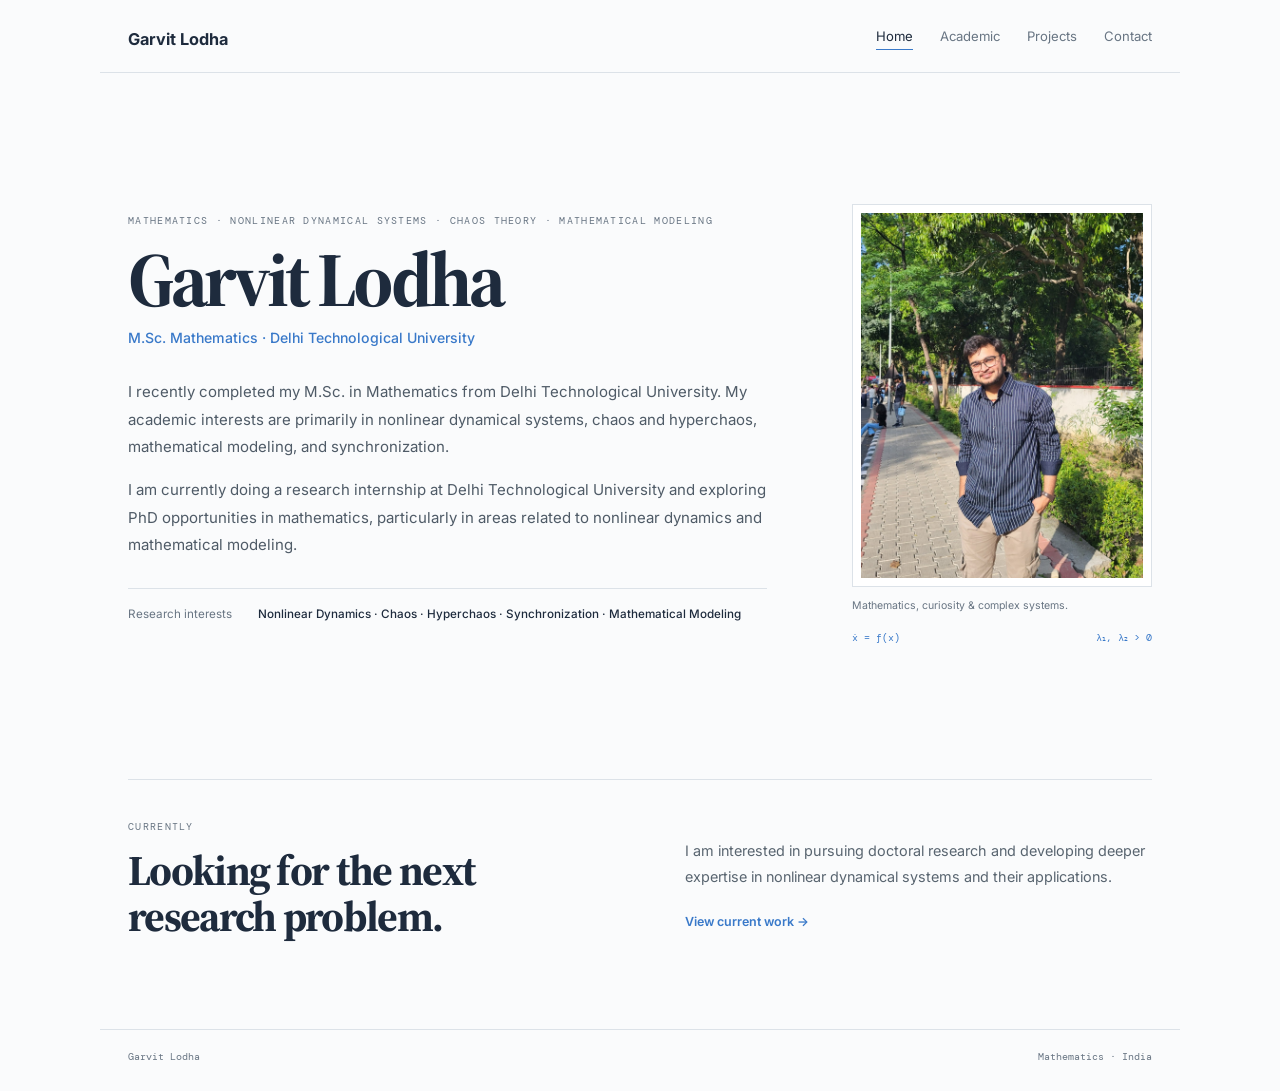
<file: index.html>
<!DOCTYPE html>
<html lang="en">
<head>
<meta charset="UTF-8">
<meta name="viewport" content="width=device-width, initial-scale=1.0">
<title>Garvit Lodha | Mathematics</title>
<meta name="description" content="Garvit Lodha — mathematics, nonlinear dynamics, chaos and mathematical modeling.">
<link rel="stylesheet" href="style.css">
</head>
<body>
<header class="site-header">
  <a class="site-title" href="index.html">Garvit Lodha</a>
  <nav>
    <a class="active" href="index.html">Home</a>
    <a href="academic.html">Academic</a>
    <a href="projects.html">Projects</a>
    <a href="contact.html">Contact</a>
  </nav>
</header>
<main>
<section class="intro-section">
<div class="intro-text">
<p class="label">MATHEMATICS · NONLINEAR DYNAMICAL SYSTEMS · CHAOS THEORY · MATHEMATICAL MODELING</p>
<h1>Garvit Lodha</h1>
<p class="role">M.Sc. Mathematics · Delhi Technological University</p>
<p class="bio">I recently completed my M.Sc. in Mathematics from Delhi Technological University. My academic interests are primarily in nonlinear dynamical systems, chaos and hyperchaos, mathematical modeling, and synchronization.</p>
<p class="bio">I am currently doing a research internship at Delhi Technological University and exploring PhD opportunities in mathematics, particularly in areas related to nonlinear dynamics and mathematical modeling.</p>
<div class="interest-line"><span>Research interests</span><strong>Nonlinear Dynamics · Chaos · Hyperchaos · Synchronization · Mathematical Modeling</strong></div>
</div>
<aside class="profile">
<div class="photo-wrap"><img src="garvit-real.jpg" alt="Garvit Lodha"></div>
<p class="caption">Mathematics, curiosity &amp; complex systems.</p>
<div class="math-mark"><span>ẋ = f(x)</span><span>λ₁, λ₂ &gt; 0</span></div>
</aside>
</section>
<section class="current-section">
<div class="section-heading"><p class="label">CURRENTLY</p><h2>Looking for the next<br>research problem.</h2></div>
<div class="current-copy"><p>I am interested in pursuing doctoral research and developing deeper expertise in nonlinear dynamical systems and their applications.</p><a href="projects.html">View current work →</a></div>
</section>
</main>
<footer><span>Garvit Lodha</span><span>Mathematics · India</span></footer>
<script src="script.js"></script>
</body>
</html>
</file>
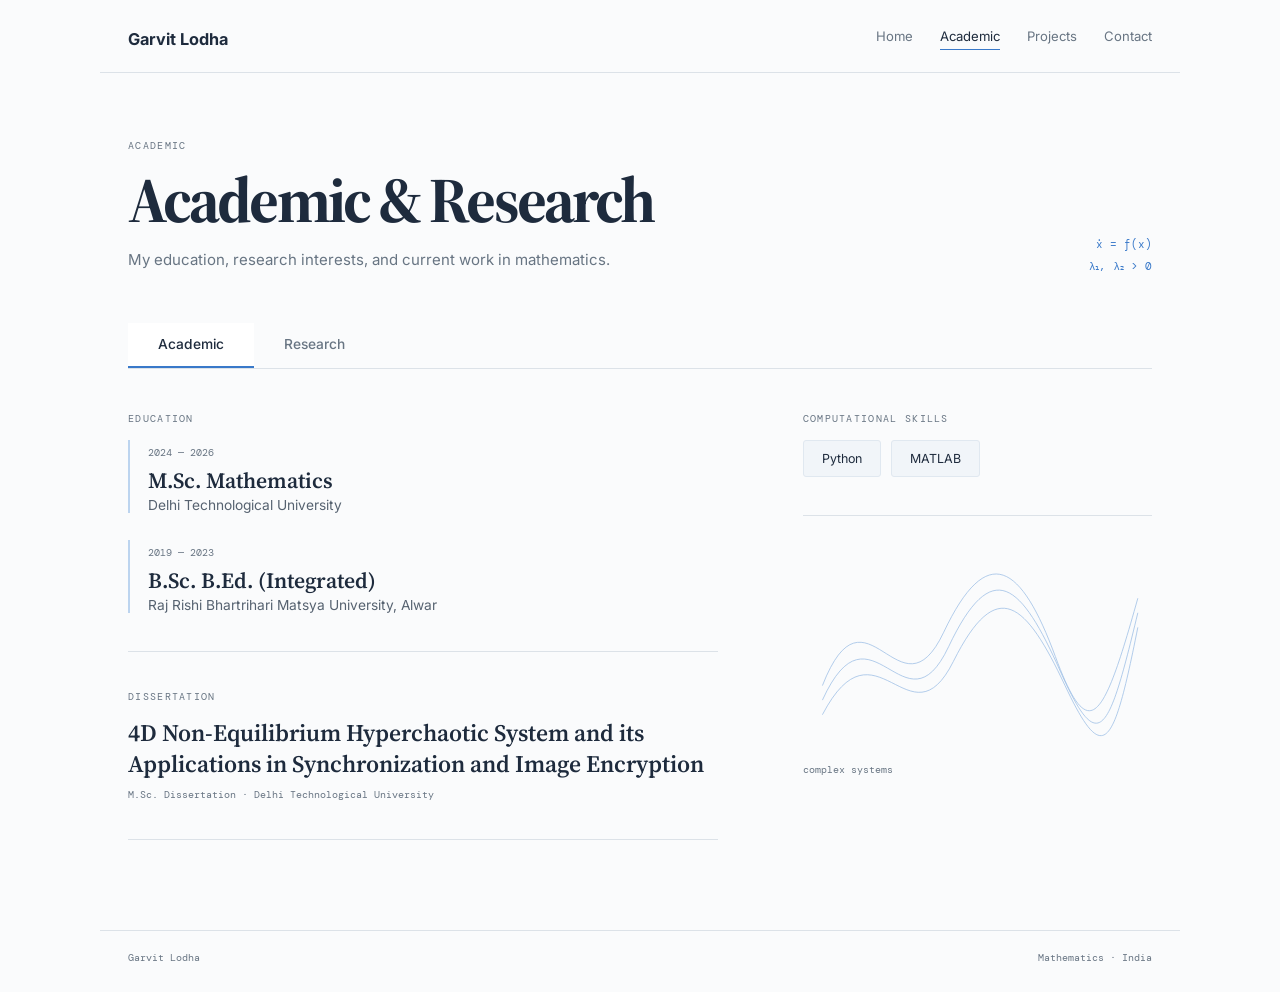
<file: academic.html>
<!DOCTYPE html>
<html lang="en">
<head>
<meta charset="UTF-8">
<meta name="viewport" content="width=device-width, initial-scale=1.0">
<title>Academic & Research | Garvit Lodha</title>
<link rel="stylesheet" href="style.css">
</head>
<body>
<header class="site-header">
  <a class="site-title" href="index.html">Garvit Lodha</a>
  <nav>
    <a href="index.html">Home</a>
    <a class="active" href="academic.html">Academic</a>
    <a href="projects.html">Projects</a>
    <a href="contact.html">Contact</a>
  </nav>
</header>

<main>
  <section class="page-intro">
    <div>
      <p class="label">ACADEMIC</p>
      <h1>Academic &amp; Research</h1>
      <p class="subtitle">My education, research interests, and current work in mathematics.</p>
    </div>
    <div class="equation" aria-hidden="true">
      <span>ẋ = f(x)</span>
      <span>λ₁, λ₂ &gt; 0</span>
    </div>
  </section>

  <div class="tabs" role="tablist">
    <button class="tab active" data-tab="academic-panel" role="tab">Academic</button>
    <button class="tab" data-tab="research-panel" role="tab">Research</button>
  </div>

  <section id="academic-panel" class="tab-panel active" role="tabpanel">
    <div class="content-grid">
      <div>
        <section class="block">
          <p class="label">EDUCATION</p>
          <div class="education-item">
            <span class="year">2024 — 2026</span>
            <h2>M.Sc. Mathematics</h2>
            <p>Delhi Technological University</p>
          </div>
          <div class="education-item">
            <span class="year">2019 — 2023</span>
            <h2>B.Sc. B.Ed. (Integrated)</h2>
            <p>Raj Rishi Bhartrihari Matsya University, Alwar</p>
          </div>
        </section>

        <section class="block">
          <p class="label">DISSERTATION</p>
          <h2>4D Non-Equilibrium Hyperchaotic System and its Applications in Synchronization and Image Encryption</h2>
          <p class="meta">M.Sc. Dissertation · Delhi Technological University</p>
        </section>
      </div>

      <aside>
        <section class="side-block">
          <p class="label">COMPUTATIONAL SKILLS</p>
          <div class="skills"><span>Python</span><span>MATLAB</span></div>
        </section>

        <div class="research-sketch" aria-hidden="true">
          <svg viewBox="0 0 360 220">
            <path d="M20 150 C65 35, 100 190, 145 95 S225 25, 260 120 S310 185, 345 60" fill="none"/>
            <path d="M20 165 C70 55, 105 205, 150 110 S225 45, 265 135 S315 200, 345 75" fill="none"/>
            <path d="M20 180 C75 75, 110 215, 155 125 S230 65, 270 150 S320 215, 345 90" fill="none"/>
          </svg>
          <span>complex systems</span>
        </div>
      </aside>
    </div>
  </section>

  <section id="research-panel" class="tab-panel" role="tabpanel">
    <div class="content-grid research-grid">
      <div>
        <section class="block">
          <p class="label">RESEARCH INTERNSHIP</p>
          <h2>Delhi Technological University</h2>
          <p class="meta">Current</p>
          <p>I am currently doing a research internship at Delhi Technological University, continuing to develop my interests in nonlinear dynamics and chaotic systems.</p>
        </section>

        <section class="block">
          <p class="label">RESEARCH INTERESTS</p>
          <ul class="interest-list">
            <li>Nonlinear Dynamical Systems</li>
            <li>Chaos &amp; Hyperchaos</li>
            <li>Mathematical Modeling</li>
            <li>Synchronization</li>
          </ul>
        </section>
      </div>

      <aside class="research-aside">
        <div class="large-equation">ẋ = f(x)</div>
        <div class="phase-lines"></div>
        <p>Simple equations.<br>Complex behaviour.</p>
      </aside>
    </div>
  </section>
</main>

<footer>
  <span>Garvit Lodha</span>
  <span>Mathematics · India</span>
</footer>
<script src="script.js"></script>
</body>
</html>
</file>
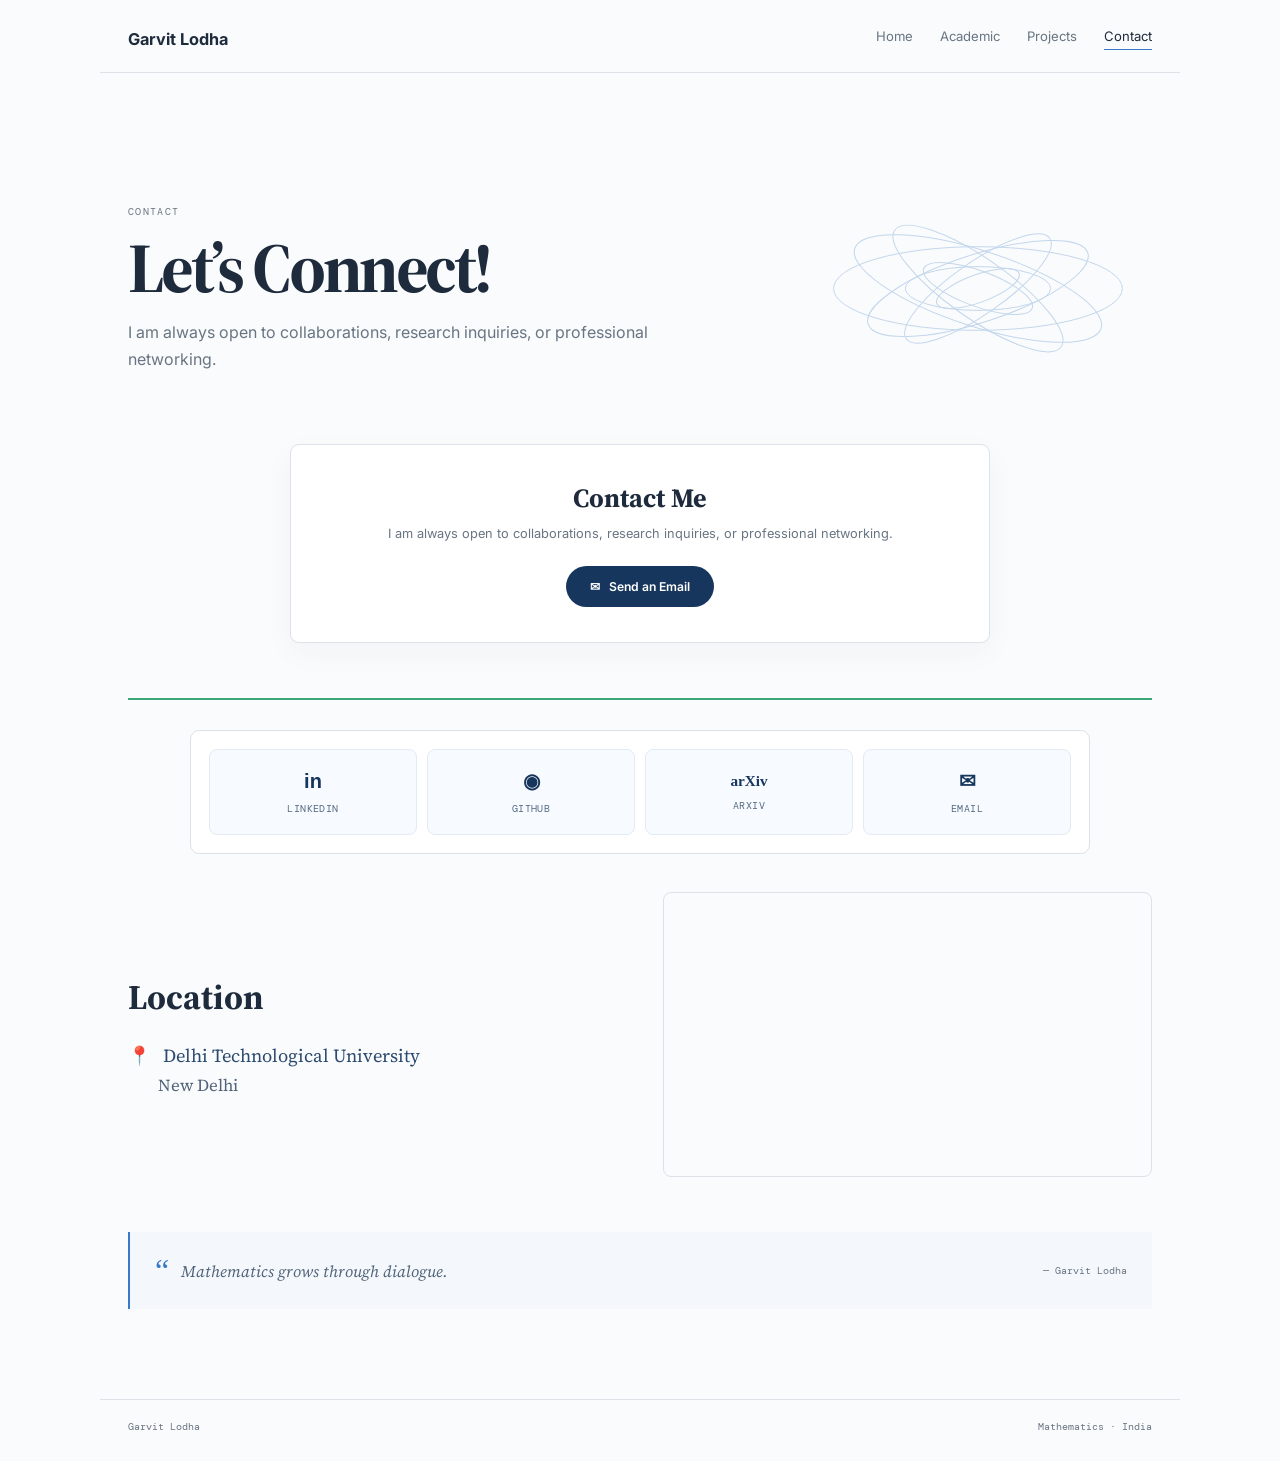
<file: contact.html>
<!DOCTYPE html>
<html lang="en">
<head>
  <meta charset="UTF-8">
  <meta name="viewport" content="width=device-width, initial-scale=1.0">
  <title>Contact | Garvit Lodha</title>
  <link rel="stylesheet" href="style.css">
</head>
<body>
<header class="site-header">
  <a class="site-title" href="index.html">Garvit Lodha</a>
  <nav>
    <a href="index.html">Home</a>
    <a href="academic.html">Academic</a>
    <a href="projects.html">Projects</a>
    <a class="active" href="contact.html">Contact</a>
  </nav>
</header>

<main>
  <section class="contact-hero">
    <div class="contact-hero-copy">
      <p class="label">CONTACT</p>
      <h1>Let’s Connect!</h1>
      <p class="subtitle">I am always open to collaborations, research inquiries, or professional networking.</p>
    </div>
    <div class="contact-visual" aria-hidden="true">
      <svg viewBox="0 0 420 230">
        <g fill="none" stroke="currentColor">
          <ellipse cx="245" cy="115" rx="145" ry="42"/>
          <ellipse cx="245" cy="115" rx="130" ry="38" transform="rotate(18 245 115)"/>
          <ellipse cx="245" cy="115" rx="116" ry="34" transform="rotate(-18 245 115)"/>
          <ellipse cx="245" cy="115" rx="102" ry="30" transform="rotate(35 245 115)"/>
          <ellipse cx="245" cy="115" rx="88" ry="26" transform="rotate(-35 245 115)"/>
          <ellipse cx="245" cy="115" rx="73" ry="22"/>
          <ellipse cx="245" cy="115" rx="58" ry="18" transform="rotate(20 245 115)"/>
          <ellipse cx="245" cy="115" rx="44" ry="14" transform="rotate(-20 245 115)"/>
        </g>
      </svg>
    </div>
  </section>

  <section class="simple-contact-box">
    <h2>Contact Me</h2>
    <p>I am always open to collaborations, research inquiries, or professional networking.</p>
    <a class="email-button" href="mailto:sgarvit87@gmail.com">✉ &nbsp; Send an Email</a>
  </section>

  <hr class="contact-divider">

  <section class="profile-links">
    <a href="https://www.linkedin.com/in/garvit-lodha-456593255/" target="_blank" rel="noopener">
      <strong>in</strong><span>LINKEDIN</span>
    </a>
    <a href="https://github.com/garvitlodha" target="_blank" rel="noopener">
      <strong>◉</strong><span>GITHUB</span>
    </a>
    <a href="https://arxiv.org/" target="_blank" rel="noopener">
      <strong>arXiv</strong><span>ARXIV</span>
    </a>
    <a href="mailto:sgarvit87@gmail.com">
      <strong>✉</strong><span>EMAIL</span>
    </a>
  </section>

  <section class="location-section">
    <div>
      <h2>Location</h2>
      <p class="location-name">📍 &nbsp; Delhi Technological University</p>
      <p class="location-city">New Delhi</p>
    </div>
    <div class="map-box">
      <iframe
        src="https://www.google.com/maps?q=Delhi+Technological+University,+Bawana+Road,+Delhi&output=embed"
        title="Delhi Technological University map"
        loading="lazy"
        referrerpolicy="no-referrer-when-downgrade"></iframe>
    </div>
  </section>

  <section class="contact-quote">
    <span>“</span>
    <p>Mathematics grows through dialogue.</p>
    <small>— Garvit Lodha</small>
  </section>
</main>

<footer>
  <span>Garvit Lodha</span>
  <span>Mathematics · India</span>
</footer>
</body>
</html>
</file>
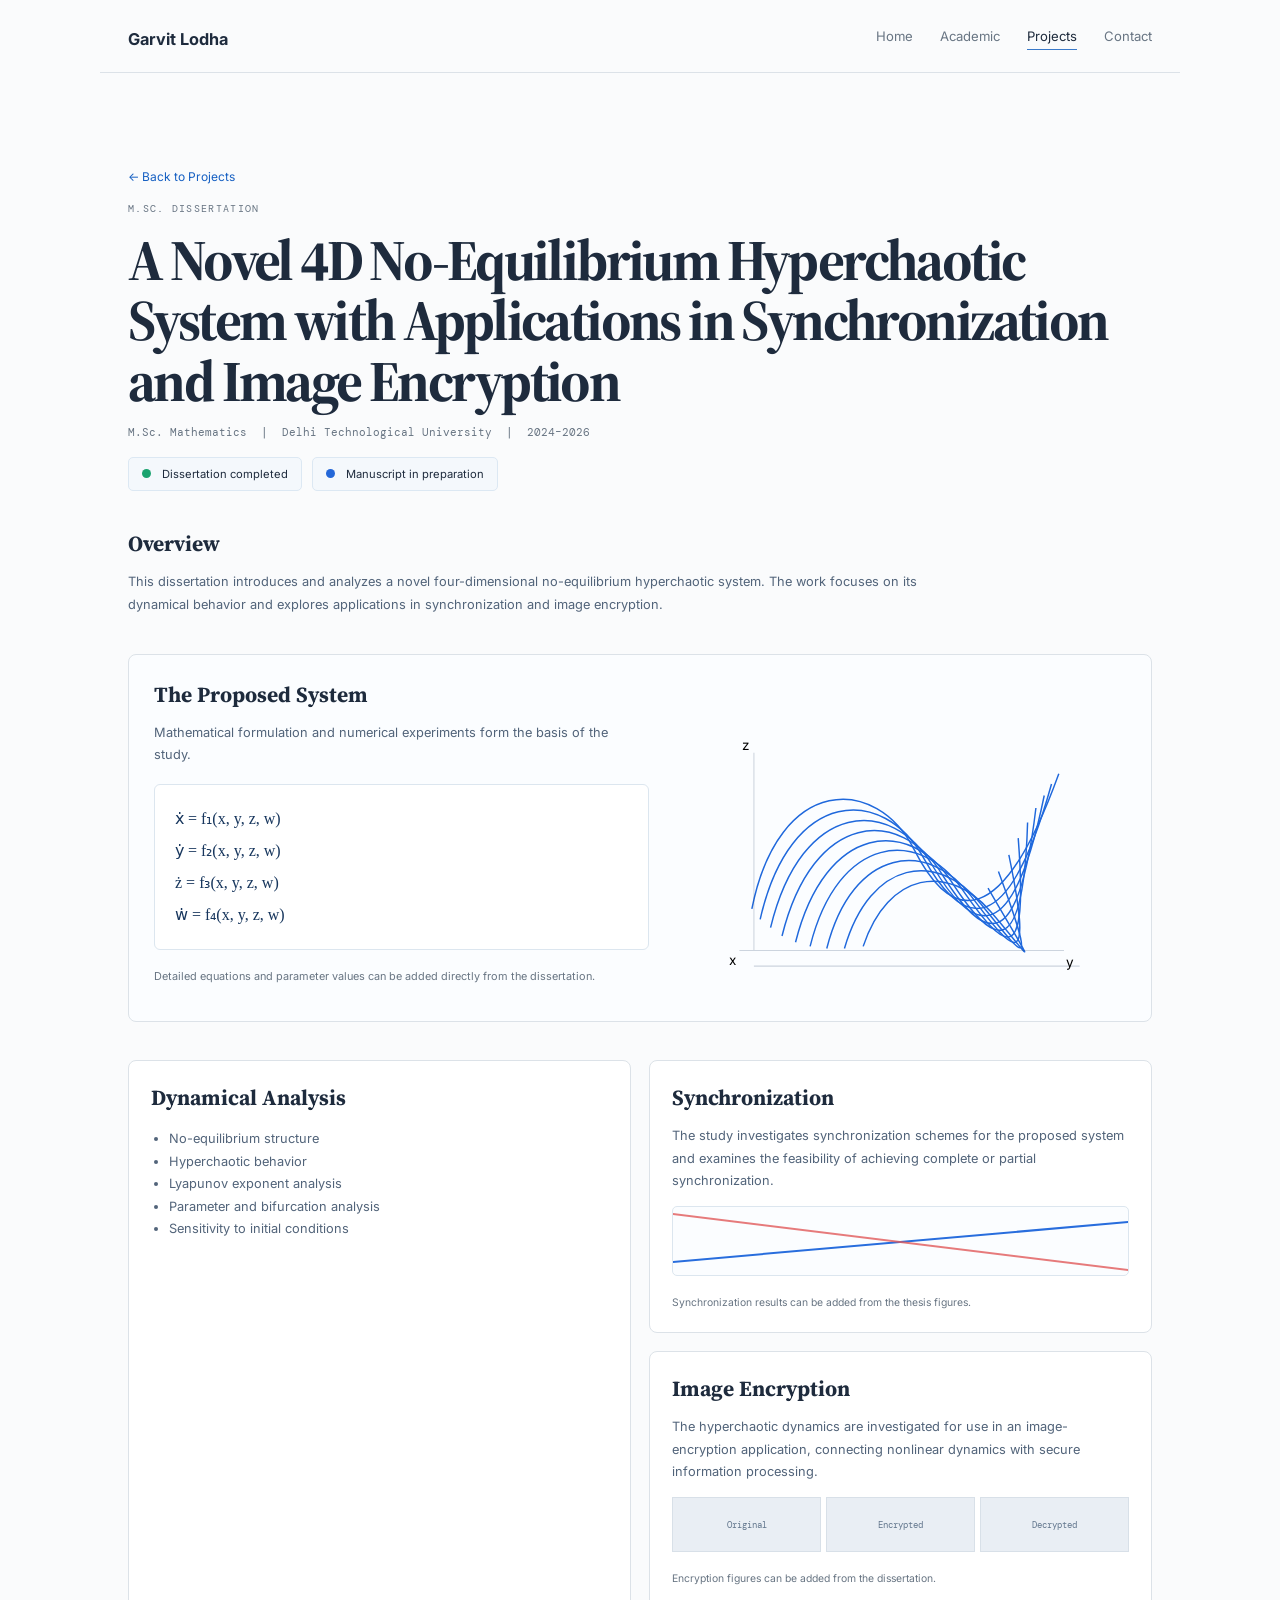
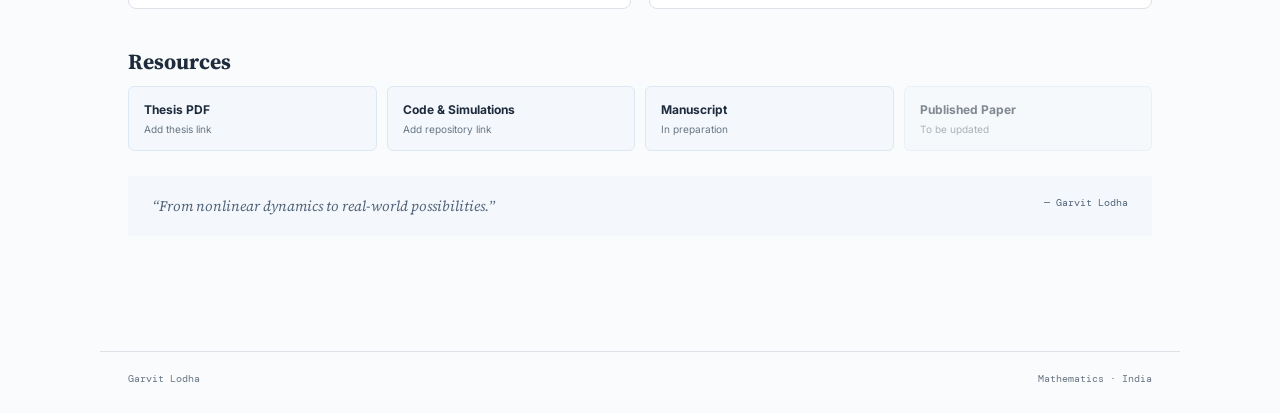
<file: project-detail.html>
<!DOCTYPE html>
<html lang="en">
<head>
  <meta charset="UTF-8">
  <meta name="viewport" content="width=device-width, initial-scale=1.0">
  <title>Research Project | Garvit Lodha</title>
  <link rel="stylesheet" href="style.css">
</head>
<body>
<header class="site-header">
  <a class="site-title" href="index.html">Garvit Lodha</a>
  <nav>
    <a href="index.html">Home</a>
    <a href="academic.html">Academic</a>
    <a class="active" href="projects.html">Projects</a>
    <a href="contact.html">Contact</a>
  </nav>
</header>

<main>
  <a class="back-link" href="projects.html">← Back to Projects</a>

  <section class="detail-heading">
    <p class="label">M.SC. DISSERTATION</p>
    <h1>A Novel 4D No-Equilibrium Hyperchaotic System with Applications in Synchronization and Image Encryption</h1>
    <p class="detail-meta">M.Sc. Mathematics &nbsp;|&nbsp; Delhi Technological University &nbsp;|&nbsp; 2024–2026</p>
    <div class="detail-status">
      <span><i class="dot done"></i> Dissertation completed</span>
      <span><i class="dot current"></i> Manuscript in preparation</span>
    </div>
  </section>

  <section class="detail-section">
    <h2>Overview</h2>
    <p>
      This dissertation introduces and analyzes a novel four-dimensional no-equilibrium
      hyperchaotic system. The work focuses on its dynamical behavior and explores
      applications in synchronization and image encryption.
    </p>
  </section>

  <section class="detail-system">
    <div>
      <h2>The Proposed System</h2>
      <p>Mathematical formulation and numerical experiments form the basis of the study.</p>
      <div class="equation-box">
        <div>ẋ = f₁(x, y, z, w)</div>
        <div>ẏ = f₂(x, y, z, w)</div>
        <div>ż = f₃(x, y, z, w)</div>
        <div>ẇ = f₄(x, y, z, w)</div>
      </div>
      <p class="small-note">Detailed equations and parameter values can be added directly from the dissertation.</p>
    </div>
    <div class="detail-attractor">
      <svg viewBox="0 0 430 300" aria-label="Stylized 3D projection of hyperchaotic attractor">
        <g fill="none" stroke="currentColor" stroke-width="1.4">
          <path d="M70 220 C96 90, 190 92, 226 163 S310 242, 365 90"/>
          <path d="M78 230 C107 102, 197 102, 235 171 S316 251, 358 100"/>
          <path d="M88 238 C118 114, 205 112, 244 179 S321 258, 351 111"/>
          <path d="M99 246 C129 125, 213 122, 253 187 S326 266, 343 123"/>
          <path d="M112 252 C141 137, 222 132, 262 194 S331 273, 335 137"/>
          <path d="M126 256 C153 148, 231 142, 272 201 S336 280, 326 152"/>
          <path d="M142 258 C167 160, 240 153, 281 208 S341 284, 317 168"/>
          <path d="M159 258 C184 172, 249 164, 290 215 S345 287, 307 184"/>
          <path d="M177 256 C201 184, 259 176, 299 222 S348 288, 297 200"/>
        </g>
        <g stroke="#17365d" stroke-width="1" opacity=".2">
          <path d="M58 260 L370 260"/>
          <path d="M72 275 L385 275"/>
          <path d="M72 260 L72 70"/>
        </g>
        <text x="372" y="276" font-size="13">y</text>
        <text x="61" y="67" font-size="13">z</text>
        <text x="48" y="274" font-size="13">x</text>
      </svg>
    </div>
  </section>

  <section class="detail-grid">
    <article class="detail-card">
      <h2>Dynamical Analysis</h2>
      <ul>
        <li>No-equilibrium structure</li>
        <li>Hyperchaotic behavior</li>
        <li>Lyapunov exponent analysis</li>
        <li>Parameter and bifurcation analysis</li>
        <li>Sensitivity to initial conditions</li>
      </ul>
    </article>

    <article class="detail-card">
      <h2>Synchronization</h2>
      <p>
        The study investigates synchronization schemes for the proposed system
        and examines the feasibility of achieving complete or partial synchronization.
      </p>
      <div class="mini-plot">
        <span></span><span></span>
      </div>
      <small>Synchronization results can be added from the thesis figures.</small>
    </article>

    <article class="detail-card">
      <h2>Image Encryption</h2>
      <p>
        The hyperchaotic dynamics are investigated for use in an image-encryption
        application, connecting nonlinear dynamics with secure information processing.
      </p>
      <div class="image-strip">
        <div>Original</div><div>Encrypted</div><div>Decrypted</div>
      </div>
      <small>Encryption figures can be added from the dissertation.</small>
    </article>
  </section>

  <section class="resources">
    <h2>Resources</h2>
    <div class="resource-grid">
      <div class="resource"><strong>Thesis PDF</strong><span>Add thesis link</span></div>
      <div class="resource"><strong>Code &amp; Simulations</strong><span>Add repository link</span></div>
      <div class="resource"><strong>Manuscript</strong><span>In preparation</span></div>
      <div class="resource muted"><strong>Published Paper</strong><span>To be updated</span></div>
    </div>
  </section>

  <section class="detail-footer-note">
    “From nonlinear dynamics to real-world possibilities.” <span>— Garvit Lodha</span>
  </section>
</main>

<footer>
  <span>Garvit Lodha</span>
  <span>Mathematics · India</span>
</footer>
</body>
</html>
</file>
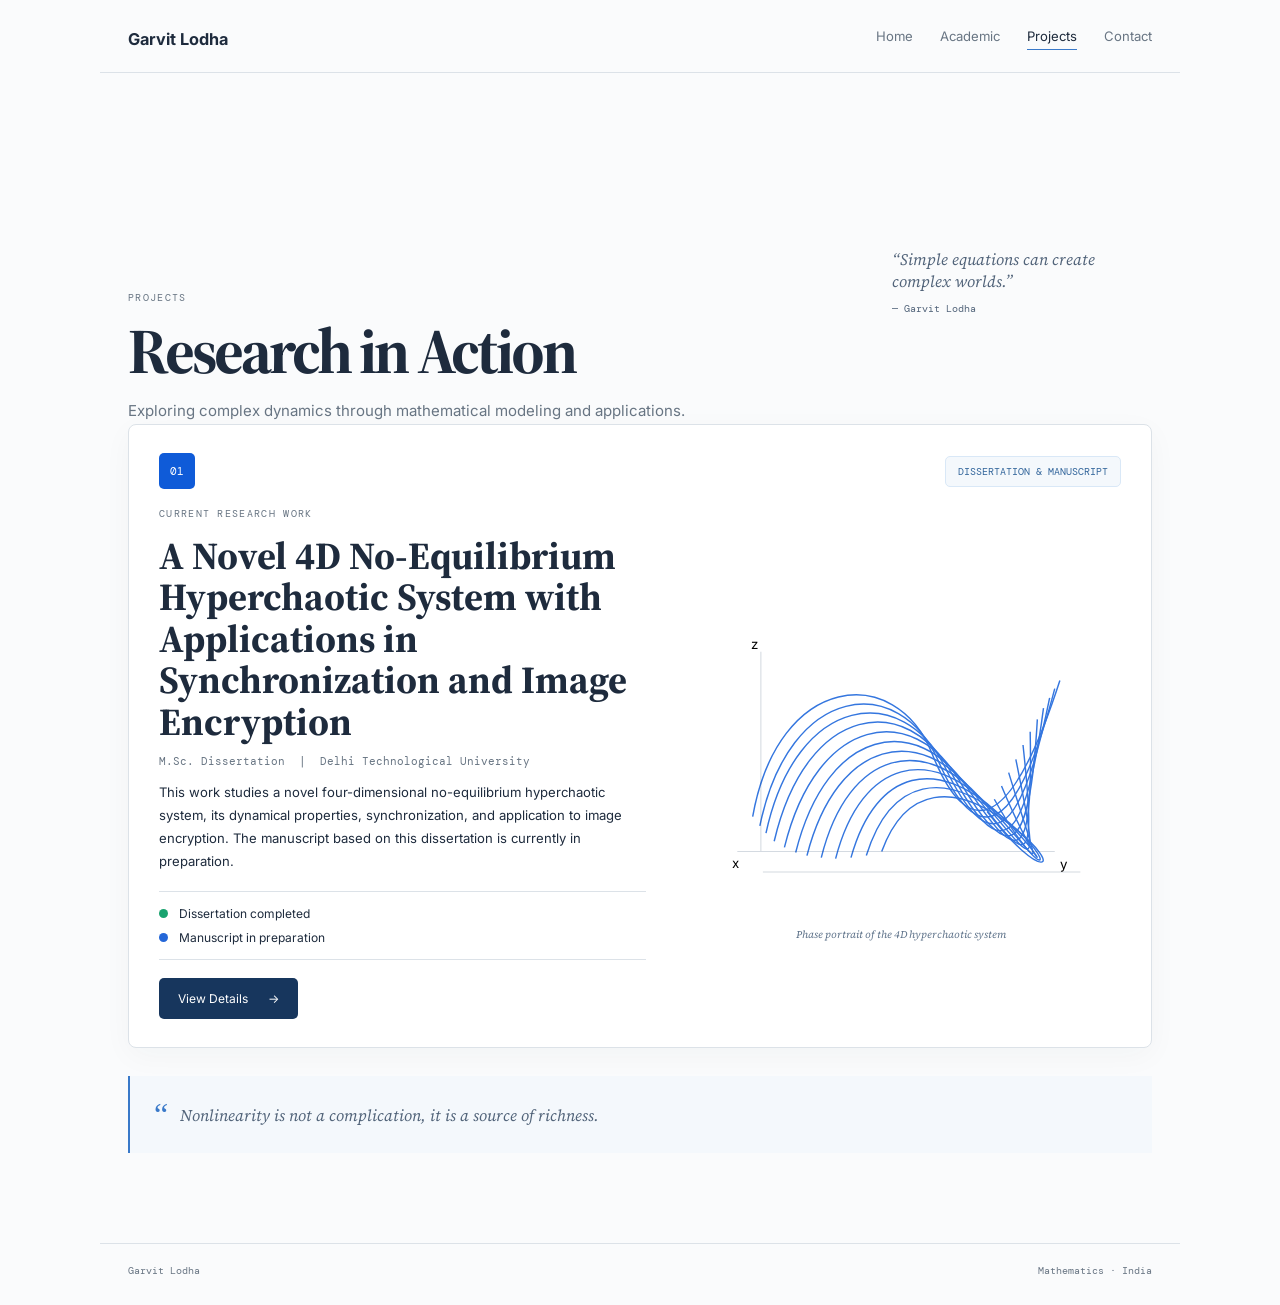
<file: projects.html>
<!DOCTYPE html>
<html lang="en">
<head>
  <meta charset="UTF-8">
  <meta name="viewport" content="width=device-width, initial-scale=1.0">
  <title>Projects | Garvit Lodha</title>
  <link rel="stylesheet" href="style.css">
</head>
<body>
<header class="site-header">
  <a class="site-title" href="index.html">Garvit Lodha</a>
  <nav>
    <a href="index.html">Home</a>
    <a href="academic.html">Academic</a>
    <a class="active" href="projects.html">Projects</a>
    <a href="contact.html">Contact</a>
  </nav>
</header>

<main>
  <section class="projects-hero">
    <div>
      <p class="label">PROJECTS</p>
      <h1>Research in Action</h1>
      <p class="subtitle">Exploring complex dynamics through mathematical modeling and applications.</p>
    </div>
    <div class="projects-note">
      <span>“Simple equations can create complex worlds.”</span>
      <small>— Garvit Lodha</small>
    </div>
  </section>

  <section class="project-main-card">
    <div class="project-card-top">
      <div class="project-number">01</div>
      <div class="project-status">DISSERTATION &amp; MANUSCRIPT</div>
    </div>

    <div class="project-card-grid">
      <div class="project-card-copy">
        <p class="label">CURRENT RESEARCH WORK</p>
        <h2>A Novel 4D No-Equilibrium Hyperchaotic System with Applications in Synchronization and Image Encryption</h2>
        <p class="project-meta">M.Sc. Dissertation &nbsp;|&nbsp; Delhi Technological University</p>
        <p class="project-description">
          This work studies a novel four-dimensional no-equilibrium hyperchaotic system,
          its dynamical properties, synchronization, and application to image encryption.
          The manuscript based on this dissertation is currently in preparation.
        </p>

        <div class="project-progress">
          <div><span class="dot done"></span> Dissertation completed</div>
          <div><span class="dot current"></span> Manuscript in preparation</div>
        </div>

        <a class="project-button" href="project-detail.html">View Details <span>→</span></a>
      </div>

      <div class="project-figure">
        <div class="attractor">
          <svg viewBox="0 0 430 330" aria-label="Stylized hyperchaotic attractor">
            <g fill="none" stroke="currentColor" stroke-width="1.4" opacity=".9">
              <path d="M70 236 C95 95, 210 86, 245 174 S322 252, 370 103"/>
              <path d="M77 245 C106 104, 214 96, 251 181 S326 261, 365 111"/>
              <path d="M83 252 C113 114, 218 105, 258 188 S330 269, 360 120"/>
              <path d="M91 260 C123 124, 222 114, 265 195 S335 277, 354 130"/>
              <path d="M101 266 C133 136, 227 124, 272 201 S340 284, 348 141"/>
              <path d="M112 271 C143 147, 231 135, 279 207 S344 290, 341 153"/>
              <path d="M123 274 C153 158, 235 146, 286 213 S348 295, 334 166"/>
              <path d="M137 276 C164 168, 240 157, 293 219 S351 299, 327 180"/>
              <path d="M151 277 C177 177, 246 168, 301 226 S353 302, 320 193"/>
              <path d="M166 276 C191 187, 252 179, 309 232 S354 304, 313 206"/>
              <path d="M181 274 C205 197, 259 190, 316 238 S353 304, 306 219"/>
              <path d="M196 270 C219 207, 267 201, 323 245 S351 300, 299 231"/>
            </g>
            <g stroke="#17365d" stroke-width="1" opacity=".18">
              <path d="M55 270 L365 270"/>
              <path d="M80 290 L390 290"/>
              <path d="M78 270 L78 75"/>
            </g>
            <text x="370" y="287" font-size="13">y</text>
            <text x="68" y="72" font-size="13">z</text>
            <text x="50" y="286" font-size="13">x</text>
          </svg>
        </div>
        <p>Phase portrait of the 4D hyperchaotic system</p>
      </div>
    </div>
  </section>

  <section class="project-quote">
    <span>“</span>
    <p>Nonlinearity is not a complication, it is a source of richness.</p>
  </section>
</main>

<footer>
  <span>Garvit Lodha</span>
  <span>Mathematics · India</span>
</footer>
</body>
</html>
</file>
<file: style.css>
@import url('https://fonts.googleapis.com/css2?family=DM+Mono:wght@400;500&family=Inter:wght@400;500;600;700&family=Source+Serif+4:ital,wght@0,500;0,600;1,500&display=swap');

:root{--bg:#fafbfc;--paper:#fff;--text:#1e2b3d;--muted:#687583;--line:#dce2e8;--accent:#3979c9;--soft:#f1f5f9}
*{box-sizing:border-box}
html{scroll-behavior:smooth}
body{margin:0;background:var(--bg);color:var(--text);font-family:Inter,Arial,sans-serif}
a{text-decoration:none;color:inherit}
.site-header{max-width:1080px;margin:auto;padding:28px 28px 22px;border-bottom:1px solid var(--line);display:flex;justify-content:space-between;align-items:center}
.site-title{font-weight:700;font-size:1.02rem}
nav{display:flex;gap:27px}
nav a{font-size:.82rem;color:var(--muted);padding-bottom:5px;border-bottom:1px solid transparent}
nav a:hover,nav a.active{color:var(--text)}
nav a.active{border-color:var(--accent)}
main{max-width:1080px;margin:auto;padding:66px 28px 90px}
h1,h2{font-family:"Source Serif 4",Georgia,serif}
.label{font-family:"DM Mono",monospace;font-size:.63rem;letter-spacing:.13em;color:var(--muted);margin:0 0 15px}

/* HOME */
.intro-section{display:grid;grid-template-columns:minmax(0,1.25fr) 300px;gap:85px;align-items:center;min-height:570px}
.intro-text{padding-bottom:10px}
.intro-text h1{font-size:clamp(3.4rem,6vw,5.6rem);line-height:.98;letter-spacing:-.055em;margin:0}
.role{margin:12px 0 32px;color:var(--accent);font-size:.88rem;font-weight:500}
.bio{max-width:650px;margin:0 0 16px;color:#4f5b67;font-size:.94rem;line-height:1.82}
.interest-line{max-width:690px;margin-top:29px;padding-top:16px;border-top:1px solid var(--line);display:grid;grid-template-columns:115px 1fr;gap:15px;font-size:.73rem;line-height:1.65}
.interest-line span{color:var(--muted)}
.interest-line strong{font-weight:500}
.profile{position:relative}
.photo-wrap{background:var(--paper);padding:8px;border:1px solid var(--line)}
.photo-wrap img{display:block;width:100%;height:365px;object-fit:cover}
.caption{margin:11px 0 0;color:var(--muted);font-size:.66rem;line-height:1.5}
.math-mark{margin-top:17px;display:flex;justify-content:space-between;font: .61rem "DM Mono",monospace;color:var(--accent)}
.current-section{margin-top:70px;padding-top:40px;border-top:1px solid var(--line);display:grid;grid-template-columns:1fr 1fr;gap:90px}
.section-heading h2{margin:0;font-size:clamp(1.9rem,3.3vw,2.9rem);line-height:1.08;letter-spacing:-.04em}
.current-copy{max-width:480px;padding-top:18px}
.current-copy p{margin:0 0 20px;color:#596570;font-size:.9rem;line-height:1.8}
.current-copy a{color:var(--accent);font-size:.78rem;font-weight:600}

/* ACADEMIC + RESEARCH */
.page-intro{display:flex;justify-content:space-between;align-items:end;gap:40px}
.page-intro h1{font-size:clamp(2.8rem,5vw,4.7rem);line-height:1.02;letter-spacing:-.045em;margin:0}
.subtitle{color:var(--muted);font-size:.94rem;line-height:1.7;margin:15px 0 0}
.equation{font-family:"DM Mono",monospace;color:var(--accent);font-size:.68rem;display:grid;gap:8px;text-align:right}
.tabs{display:flex;margin-top:50px;border-bottom:1px solid var(--line)}
.tab{border:0;background:transparent;color:var(--muted);font:500 .86rem Inter,Arial,sans-serif;padding:13px 30px 14px;cursor:pointer;border-bottom:2px solid transparent}
.tab.active{color:var(--text);border-color:var(--accent);background:var(--paper)}
.tab-panel{display:none;padding-top:43px}.tab-panel.active{display:block}
.content-grid{display:grid;grid-template-columns:1.35fr .8fr;gap:85px}
.block{padding:0 0 38px;margin-bottom:38px;border-bottom:1px solid var(--line)}
.block:last-child{margin-bottom:0}
.block h2{font-size:1.48rem;line-height:1.3;margin:0 0 7px;font-weight:600}
.block>p:not(.label):not(.meta){color:#566270;line-height:1.75;font-size:.9rem;max-width:650px}
.education-item{padding-left:18px;border-left:2px solid #bcd4ef;margin:0 0 27px}
.education-item:last-child{margin-bottom:0}
.year,.meta{font-family:"DM Mono",monospace;font-size:.64rem;color:var(--muted)}
.education-item h2{margin:6px 0 3px;font-size:1.36rem}
.education-item p{margin:0;color:#566270;font-size:.86rem}
.meta{margin:8px 0 0!important}
.side-block{padding:0 0 38px}
.skills{display:flex;gap:10px}.skills span{background:var(--soft);border:1px solid #e0e8f0;padding:10px 18px;font-size:.78rem;border-radius:3px}
.research-sketch{border-top:1px solid var(--line);padding-top:24px;color:var(--muted)}
.research-sketch svg{width:100%;height:auto}.research-sketch path{stroke:#9dbfe5;stroke-width:1;opacity:.8}.research-sketch span{font:.63rem "DM Mono",monospace}
.research-grid{grid-template-columns:1.1fr .9fr}
.interest-list{list-style:none;margin:0;padding:0}.interest-list li{font-family:"Source Serif 4",Georgia,serif;font-size:1.16rem;padding:9px 0;border-bottom:1px solid var(--line)}
.interest-list li:before{content:"";display:inline-block;width:6px;height:6px;border-radius:50%;background:var(--accent);margin:0 13px 3px 0}
.research-aside{min-height:420px;background:var(--paper);border:1px solid var(--line);padding:35px;display:flex;flex-direction:column;justify-content:center;position:relative;overflow:hidden}
.large-equation{font:1.5rem "DM Mono",monospace;color:var(--accent);position:relative;z-index:2}
.phase-lines{position:absolute;width:520px;height:250px;border:1px solid #cfe0f2;border-radius:50%;transform:rotate(-25deg);right:-150px;top:95px}.phase-lines:before,.phase-lines:after{content:"";position:absolute;inset:20px;border:1px solid #d8e6f5;border-radius:50%}.phase-lines:after{inset:40px}
.research-aside p{position:relative;z-index:2;color:var(--muted);font:italic 1.05rem "Source Serif 4",Georgia,serif;line-height:1.5;margin-top:140px}
footer{max-width:1080px;margin:auto;padding:20px 28px 28px;border-top:1px solid var(--line);display:flex;justify-content:space-between;color:var(--muted);font:.62rem "DM Mono",monospace}

@media(max-width:760px){
.site-header{padding:22px 18px 17px}nav{gap:14px}nav a{font-size:.7rem}main{padding:48px 18px 65px}
.intro-section{grid-template-columns:1fr;gap:40px;min-height:0}
.intro-text h1{font-size:clamp(3rem,15vw,4.4rem)}
.role{margin-bottom:27px}.bio{font-size:.9rem;line-height:1.75}
.interest-line{grid-template-columns:1fr;gap:4px;margin-top:26px}
.profile{max-width:330px}.photo-wrap img{height:auto;max-height:430px}
.current-section{margin-top:55px;grid-template-columns:1fr;gap:18px}.current-copy{padding-top:0}
.page-intro{display:block}.equation{text-align:left;margin-top:20px;display:flex;gap:18px}
.tabs{margin-top:37px}.tab{padding-left:20px;padding-right:20px}
.content-grid,.research-grid{grid-template-columns:1fr;gap:35px}
.block{padding-bottom:30px;margin-bottom:30px}.research-aside{min-height:300px}
.research-aside p{margin-top:110px}footer{padding-left:18px;padding-right:18px}
}


/* PROJECTS */
.project-list{margin-top:55px}
.project-main{display:grid;grid-template-columns:55px 1fr;gap:20px;padding:35px 0;border-top:1px solid var(--line);border-bottom:1px solid var(--line)}
.project-number{font: .68rem "DM Mono",monospace;color:var(--accent)}
.project-main h2{font-size:2rem;line-height:1.25;max-width:850px;margin:0 0 16px}
.project-main p:not(.label){max-width:720px;color:#566270;line-height:1.8;font-size:.9rem}
.project-links{display:flex;gap:25px;margin-top:24px}
.project-links a{font-size:.78rem;font-weight:600;color:var(--accent)}
.project-links .disabled{opacity:.45;cursor:default}
.project-row{display:grid;grid-template-columns:55px 1fr auto;gap:20px;align-items:start;padding:30px 0;border-bottom:1px solid var(--line)}
.project-row h2{font-size:1.35rem;margin:0 0 7px}
.project-row p:not(.label){margin:0;color:#66727e;font-size:.86rem;line-height:1.7;max-width:650px}
.status{font: .6rem "DM Mono",monospace;color:var(--muted);padding-top:3px}

/* CONTACT */
.contact-hero{
  display:grid;
  grid-template-columns:1.1fr .9fr;
  gap:60px;
  align-items:center;
  min-height:310px;
}
.contact-hero-copy h1{
  font-size:clamp(3rem,5.2vw,4.8rem);
  line-height:1;
  letter-spacing:-.05em;
  margin:0;
}
.contact-hero-copy .subtitle{max-width:620px;font-size:1rem}
.contact-visual{
  min-height:230px;
  position:relative;
  display:flex;
  align-items:center;
  justify-content:center;
  color:#a9c6e8;
}
.contact-visual svg{width:100%;max-width:440px;opacity:.75}
.contact-equation{
  position:absolute;
  right:5%;
  bottom:4px;
  color:var(--accent);
  font:.65rem "DM Mono",monospace;
}
.contact-layout{
  display:grid;
  grid-template-columns:1fr 1fr;
  gap:32px;
  margin-top:20px;
}
.contact-left{
  display:flex;
  flex-direction:column;
  gap:14px;
}
.contact-card{
  display:grid;
  grid-template-columns:72px 1fr;
  gap:20px;
  align-items:center;
  background:var(--paper);
  border:1px solid var(--line);
  border-radius:8px;
  padding:22px 24px;
}
.contact-icon{
  width:56px;
  height:56px;
  display:flex;
  align-items:center;
  justify-content:center;
  border-radius:8px;
  background:#edf5ff;
  color:var(--accent);
  border:1px solid #d9e8f7;
  font-weight:700;
  font-size:1.2rem;
}
.contact-card:nth-child(2) .contact-icon{font-family:Arial,sans-serif;font-size:1.35rem}
.contact-card:nth-child(3) .contact-icon{font:.72rem "DM Mono",monospace}
.contact-label{
  font:.63rem "DM Mono",monospace;
  letter-spacing:.12em;
  color:var(--muted);
  margin:0 0 7px;
}
.contact-value{
  font-family:"Source Serif 4",Georgia,serif;
  color:var(--text);
  font-size:1.2rem;
  line-height:1.35;
  overflow-wrap:anywhere;
}
.contact-value:hover{color:var(--accent)}
.contact-desc{
  margin:6px 0 0;
  color:#697582;
  font-size:.78rem;
  line-height:1.55;
}
.open-to{
  padding:16px 2px 0;
  border-top:1px solid var(--line);
  margin-top:5px;
}
.tags{display:flex;flex-wrap:wrap;gap:9px}
.tags span{
  background:var(--soft);
  border:1px solid #dce8f3;
  color:#315f91;
  padding:8px 12px;
  border-radius:5px;
  font-size:.72rem;
}
.message-card{
  background:var(--paper);
  border:1px solid var(--line);
  border-radius:8px;
  padding:30px;
  box-shadow:0 8px 30px rgba(30,43,61,.035);
}
.message-card h2{
  font-size:2rem;
  margin:0 0 7px;
  line-height:1.2;
}
.message-intro{
  margin:0 0 25px;
  color:var(--muted);
  font-size:.8rem;
  line-height:1.6;
}
#contact-form{display:grid;gap:8px}
#contact-form label{
  font-size:.74rem;
  font-weight:600;
  margin-top:6px;
}
#contact-form input,
#contact-form textarea{
  width:100%;
  border:1px solid #d7e0e8;
  background:#fff;
  color:var(--text);
  border-radius:5px;
  padding:12px 13px;
  font:400 .78rem Inter,Arial,sans-serif;
  outline:none;
  resize:vertical;
}
#contact-form input:focus,
#contact-form textarea:focus{border-color:#8fb6df;box-shadow:0 0 0 3px #edf5ff}
#contact-form textarea{min-height:135px}
#contact-form button{
  margin-top:10px;
  justify-self:start;
  border:0;
  border-radius:5px;
  background:#17365d;
  color:#fff;
  padding:13px 21px;
  font:600 .78rem Inter,Arial,sans-serif;
  cursor:pointer;
}
#contact-form button:hover{background:#23558e}
#contact-form button span{margin-left:18px;font-size:1rem}
.contact-quote{
  margin-top:45px;
  padding:22px 26px;
  background:#f4f8fc;
  border-left:2px solid var(--accent);
  display:grid;
  grid-template-columns:auto 1fr auto;
  gap:14px;
  align-items:center;
}
.contact-quote>span{
  font:2rem "Source Serif 4",Georgia,serif;
  color:var(--accent);
}
.contact-quote p{
  margin:0;
  font:italic 1rem "Source Serif 4",Georgia,serif;
  color:#52647a;
}
.contact-quote small{
  font:.65rem "DM Mono",monospace;
  color:var(--muted);
}

@media(max-width:760px){
  .contact-hero{grid-template-columns:1fr;gap:10px;min-height:0}
  .contact-visual{min-height:170px}
  .contact-layout{grid-template-columns:1fr;gap:24px;margin-top:15px}
  .contact-card{grid-template-columns:58px 1fr;gap:15px;padding:18px}
  .contact-icon{width:48px;height:48px}
  .contact-value{font-size:1.05rem}
  .message-card{padding:23px 18px}
  .contact-quote{grid-template-columns:auto 1fr;gap:8px}
  .contact-quote small{grid-column:2}
}

/* PROJECTS */
.projects-hero{
  display:grid;grid-template-columns:1.2fr .8fr;gap:50px;align-items:end;
  min-height:285px;
}
.projects-hero h1{font-size:clamp(3rem,5vw,4.6rem);line-height:1;letter-spacing:-.05em;margin:0}
.projects-note{align-self:center;justify-self:end;max-width:260px;color:#52647a}
.projects-note span{font:italic 1rem "Source Serif 4",Georgia,serif}
.projects-note small{display:block;margin-top:10px;font:.65rem "DM Mono",monospace}
.project-main-card{
  border:1px solid var(--line);border-radius:8px;background:var(--paper);
  padding:28px 30px;box-shadow:0 8px 30px rgba(30,43,61,.035)
}
.project-card-top{display:flex;justify-content:space-between;align-items:center;margin-bottom:18px}
.project-number{
  width:36px;height:36px;border-radius:5px;background:#0f5bd8;color:white;
  display:grid;place-items:center;font:.68rem "DM Mono",monospace
}
.project-status{
  border:1px solid #d9e8f7;background:#f4f8fc;color:#32659b;
  padding:8px 12px;border-radius:5px;font:.62rem "DM Mono",monospace
}
.project-card-grid{display:grid;grid-template-columns:1.05fr .95fr;gap:35px;align-items:center}
.project-card-copy h2{font-size:clamp(1.8rem,3vw,2.65rem);line-height:1.08;margin:4px 0 12px}
.project-meta{font:.68rem "DM Mono",monospace;color:var(--muted)}
.project-description{font-size:.82rem;line-height:1.75;max-width:610px}
.project-progress{
  border-top:1px solid var(--line);border-bottom:1px solid var(--line);
  padding:14px 0;margin:18px 0;display:grid;gap:9px;font-size:.75rem
}
.dot{display:inline-block;width:9px;height:9px;border-radius:50%;margin-right:8px}
.dot.done{background:#1aa36f}.dot.current{background:#2467d8}
.project-button{
  display:inline-flex;align-items:center;gap:20px;background:#17365d;color:#fff;
  padding:13px 19px;border-radius:5px;font-size:.75rem
}
.project-button:hover{background:#23558e}
.project-figure{color:#1f68dc;text-align:center}
.project-figure svg{width:100%;max-width:460px}
.project-figure p{font:italic .65rem "Source Serif 4",Georgia,serif;color:#61758c}
.project-quote{
  margin:28px 0 0;padding:20px 24px;background:#f4f8fc;border-left:2px solid var(--accent);
  display:flex;gap:12px;align-items:center
}
.project-quote span{font:2rem Georgia,serif;color:var(--accent)}
.project-quote p{margin:0;font:italic 1rem "Source Serif 4",Georgia,serif;color:#52647a}

/* PROJECT DETAIL */
.back-link{display:inline-block;margin:30px 0 18px;color:#155fc2;font-size:.75rem}
.detail-heading{max-width:1050px}
.detail-heading h1{font-size:clamp(2.2rem,4.5vw,4rem);line-height:1.05;letter-spacing:-.045em;margin:0 0 14px}
.detail-meta{font:.67rem "DM Mono",monospace;color:var(--muted)}
.detail-status{display:flex;flex-wrap:wrap;gap:10px;margin-top:18px}
.detail-status span{background:#f4f8fc;border:1px solid #dce8f3;padding:9px 13px;border-radius:5px;font-size:.7rem}
.detail-section,.detail-system,.detail-grid,.resources{margin-top:38px}
.detail-section{max-width:850px}
.detail-section h2,.detail-system h2,.detail-card h2,.resources h2{font-size:1.35rem;margin:0 0 10px}
.detail-section p,.detail-system p,.detail-card p,.detail-card li{font-size:.8rem;line-height:1.75;color:#52647a}
.detail-system{
  display:grid;grid-template-columns:1.05fr .95fr;gap:30px;align-items:center;
  padding:25px;border:1px solid var(--line);border-radius:8px;background:#fbfdff
}
.equation-box{
  margin:17px 0;padding:18px 20px;background:#fff;border:1px solid #dce6ef;
  border-radius:6px;font:1rem Georgia,serif;line-height:2;color:#17365d
}
.small-note{font-size:.68rem!important;color:var(--muted)!important}
.detail-attractor{color:#1f68dc;text-align:center}.detail-attractor svg{width:100%}
.detail-grid{display:grid;grid-template-columns:1fr 1fr;gap:18px}
.detail-card{
  border:1px solid var(--line);border-radius:8px;background:var(--paper);padding:22px
}
.detail-card:first-child{grid-row:span 2}
.detail-card ul{padding-left:18px;margin-bottom:0}
.mini-plot{
  height:70px;border:1px solid #dce6ef;background:#fbfdff;border-radius:5px;
  margin:14px 0;position:relative;overflow:hidden
}
.mini-plot:before,.mini-plot:after{
  content:"";position:absolute;left:-5%;right:-5%;height:2px;
  background:#286ddd;top:50%;transform:rotate(-5deg)
}
.mini-plot:after{background:#e25a5a;transform:rotate(7deg);opacity:.8}
.detail-card small{font-size:.65rem;color:var(--muted)}
.image-strip{display:grid;grid-template-columns:repeat(3,1fr);gap:5px;margin:14px 0}
.image-strip div{
  height:55px;background:#e9eef4;border:1px solid #d8e0e8;display:grid;
  place-items:center;font:.58rem "DM Mono",monospace;color:#61758c
}
.resource-grid{display:grid;grid-template-columns:repeat(4,1fr);gap:10px}
.resource{
  border:1px solid #dce8f3;background:#f4f8fc;border-radius:6px;padding:15px;
  display:grid;gap:6px
}
.resource strong{font-size:.75rem}.resource span{font-size:.63rem;color:var(--muted)}
.resource.muted{opacity:.55}
.detail-footer-note{
  margin:25px 0;padding:20px 24px;background:#f4f8fc;
  font:italic .9rem "Source Serif 4",Georgia,serif;color:#52647a
}
.detail-footer-note span{float:right;font:.63rem "DM Mono",monospace}

@media(max-width:760px){
  .projects-hero,.project-card-grid,.detail-system{grid-template-columns:1fr}
  .projects-hero{min-height:0;gap:18px}
  .projects-note{justify-self:start}
  .project-main-card{padding:20px 17px}
  .project-card-top{align-items:flex-start;gap:10px}
  .project-status{font-size:.54rem}
  .detail-grid{grid-template-columns:1fr}
  .detail-card:first-child{grid-row:auto}
  .resource-grid{grid-template-columns:1fr 1fr}
  .detail-footer-note span{float:none;display:block;margin-top:8px}
}

/* FINAL CONTACT PAGE */
.contact-hero{
  display:grid;grid-template-columns:1.15fr .85fr;gap:40px;align-items:center;
  min-height:300px
}
.contact-hero-copy h1{font-size:clamp(3rem,5.5vw,4.7rem);line-height:1;letter-spacing:-.05em;margin:0}
.contact-hero-copy .subtitle{max-width:680px;font-size:1rem}
.contact-visual{min-height:220px;color:#b2cbe8;display:flex;align-items:center;justify-content:center}
.contact-visual svg{width:100%;max-width:430px}
.simple-contact-box{
  max-width:700px;margin:5px auto 55px;padding:35px 30px;text-align:center;
  border:1px solid var(--line);border-radius:9px;background:var(--paper);
  box-shadow:0 10px 30px rgba(30,43,61,.04)
}
.simple-contact-box h2{font-size:1.65rem;margin:0 0 8px}
.simple-contact-box p{font-size:.8rem;color:var(--muted);margin:0 auto 22px;line-height:1.6}
.email-button{
  display:inline-block;background:#17365d;color:white;padding:13px 24px;
  border-radius:22px;font-size:.76rem;font-weight:600
}
.email-button:hover{background:#23558e}
.contact-divider{border:0;border-top:2px solid #3ca777;margin:0 0 30px}
.profile-links{
  max-width:900px;margin:0 auto 38px;padding:18px;
  border:1px solid var(--line);border-radius:9px;background:#fff;
  display:grid;grid-template-columns:repeat(4,1fr);gap:10px
}
.profile-links a{
  min-height:86px;background:#f7faff;border:1px solid #e2ebf4;border-radius:8px;
  display:flex;flex-direction:column;align-items:center;justify-content:center;gap:9px;
  color:var(--text)
}
.profile-links a:hover{border-color:#a8c7e8;transform:translateY(-1px)}
.profile-links strong{font-family:Arial,sans-serif;font-size:1.25rem;color:#17365d}
.profile-links a:nth-child(3) strong{font:700 .95rem Georgia,serif}
.profile-links span{font:.6rem "DM Mono",monospace;color:#536a82;letter-spacing:.05em}
.location-section{
  display:grid;grid-template-columns:1fr 1fr;gap:45px;align-items:center;
  margin:25px 0 55px
}
.location-section h2{font-size:2.15rem;margin:0 0 22px}
.location-name{font:1.15rem "Source Serif 4",Georgia,serif;color:#2d4b70;margin:0}
.location-city{font:1.05rem "Source Serif 4",Georgia,serif;color:#52647a;margin:6px 0 0 30px}
.map-box{height:285px;border:1px solid var(--line);border-radius:8px;overflow:hidden}
.map-box iframe{width:100%;height:100%;border:0}
.contact-quote{
  margin-top:20px;padding:20px 25px;background:#f4f8fc;border-left:2px solid var(--accent);
  display:grid;grid-template-columns:auto 1fr auto;gap:12px;align-items:center
}
.contact-quote>span{font:2rem Georgia,serif;color:var(--accent)}
.contact-quote p{margin:0;font:italic 1rem "Source Serif 4",Georgia,serif;color:#52647a}
.contact-quote small{font:.63rem "DM Mono",monospace;color:var(--muted)}
@media(max-width:760px){
  .contact-hero{grid-template-columns:1fr;min-height:0}
  .contact-visual{min-height:150px}
  .simple-contact-box{margin-bottom:35px;padding:28px 18px}
  .profile-links{grid-template-columns:1fr 1fr;padding:12px}
  .location-section{grid-template-columns:1fr;gap:25px}
  .map-box{height:250px}
  .contact-quote{grid-template-columns:auto 1fr}
  .contact-quote small{grid-column:2}
}
</file>
